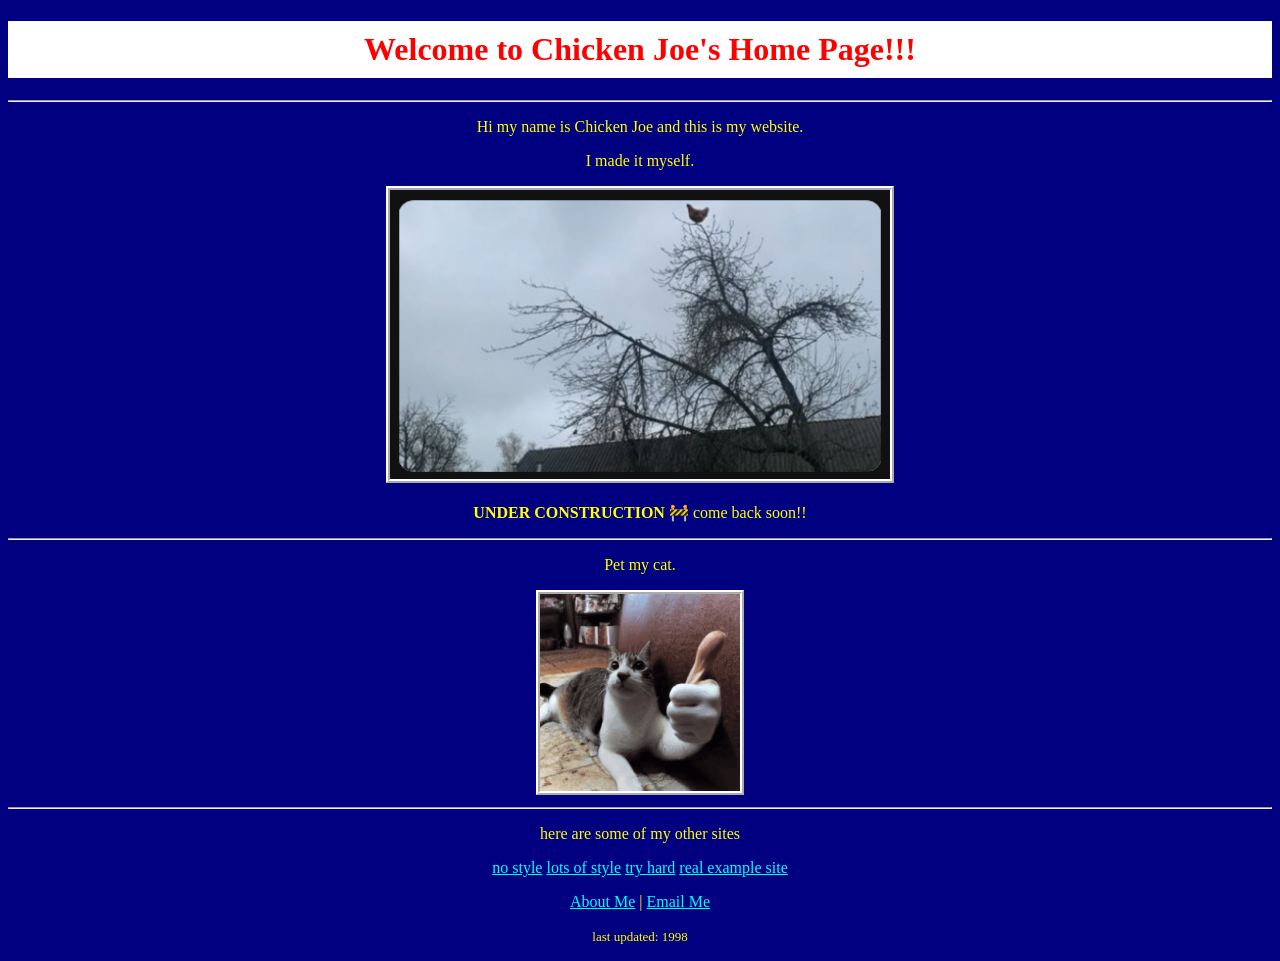
<file: index.html>
<!DOCTYPE html>
<html>
<head>
  <meta charset="UTF-8">
  <title>Chicken Joe's Home Page</title>
  <link rel="stylesheet" href="style.css">
</head>
<body>

  <h1>Welcome to Chicken Joe's Home Page!!!</h1>

  <hr>

  <p>Hi my name is Chicken Joe and this is my website.</p>
  <p>I made it myself.</p>

  <center>
    <img src="images/chicken-image.png" alt="a picture of chicken joe" width="500">
  </center>

  <p><b>UNDER CONSTRUCTION</b> 🚧 come back soon!!</p>

  <hr>

  <p>Pet my cat.</p>
  <img src="images/cat.jpeg" alt="a picture of my cat" width="200" title="MEOW 👍" onclick="catSays(event)" style="cursor: pointer"/>

    <hr>

    <p>here are some of my other sites</p>
    <nav>
        <a href="pages/nostyle.html">no style</a>
        <a href="pages/igotstyle.html">lots of style</a>
        <a href="pages/tryhard.html">try hard</a>
        <a href="real/real-site.html">real example site</a>
    </nav>

  <p>
    <a href="about.html">About Me</a> |
    <a href="mailto:joe@coop-security.farm">Email Me</a>
  </p>

  <p><font size="2">last updated: 1998</font></p>

  <script src="script.js"></script>

</body>
</html>
</file>
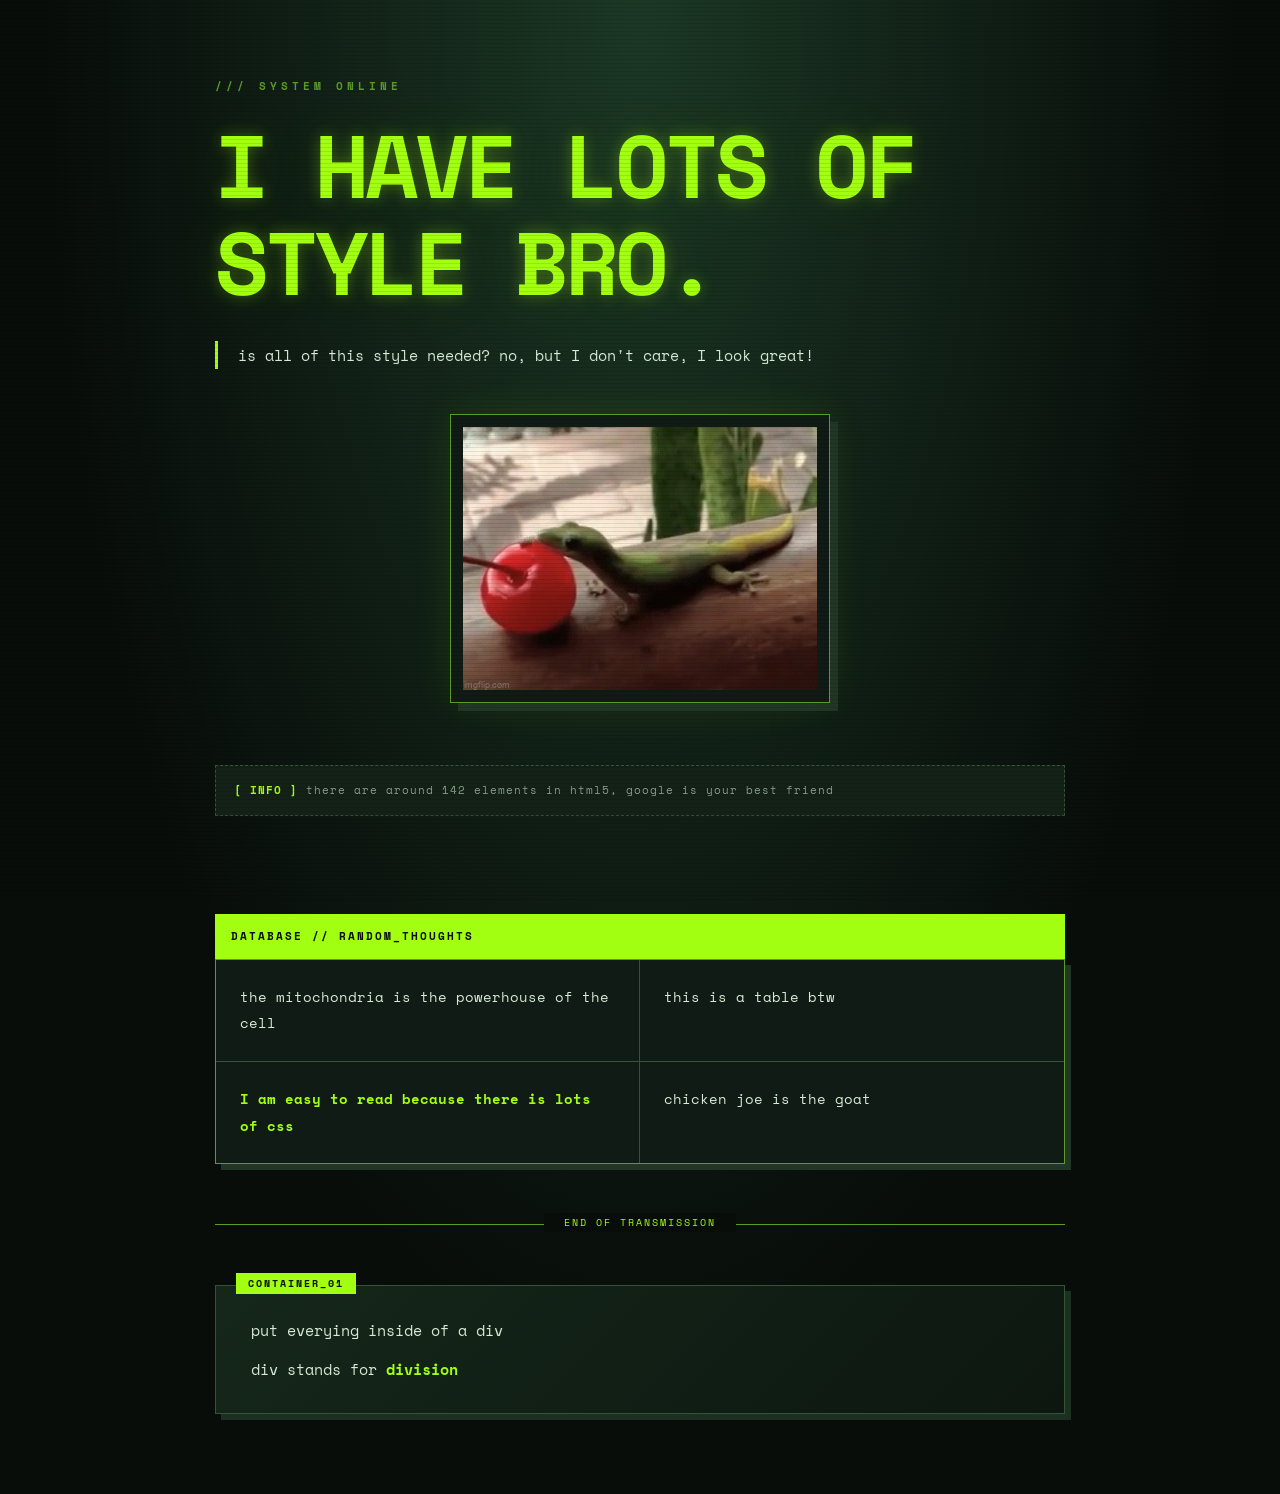
<file: pages/igotstyle.html>
<!DOCTYPE html>
<html>
<head>
    <meta charset="UTF-8">
    <meta name="viewport" content="width=device-width, initial-scale=1.0">
    <title>lots style bruh</title>
    <link rel="stylesheet" href="igotstyle-style.css">
</head>
<body>

    <h1>I have lots of style bro.</h1>
    <p>is all of this style needed? no, but I don't care, I look great!</p>

    <img src="../images/lizard-licking-cherry.png"/>

    <br>

    <small>there are around 142 elements in html5, google is your best friend</small>

    <br>
    <br>

    <table>
        <tr>
            <td>the mitochondria is the powerhouse of the cell</td>
            <td>this is a table btw</td>
        </tr>
        <tr>
            <td><strong>I am easy to read because there is lots of css</strong></td>
            <td>chicken joe is the goat</td>
        </tr>
    </table>

    <hr>

    <div>
        <p>put everying inside of a div</p>
        <p>div stands for <strong>division</strong></p>
    </div>

</body>
</html>
</file>
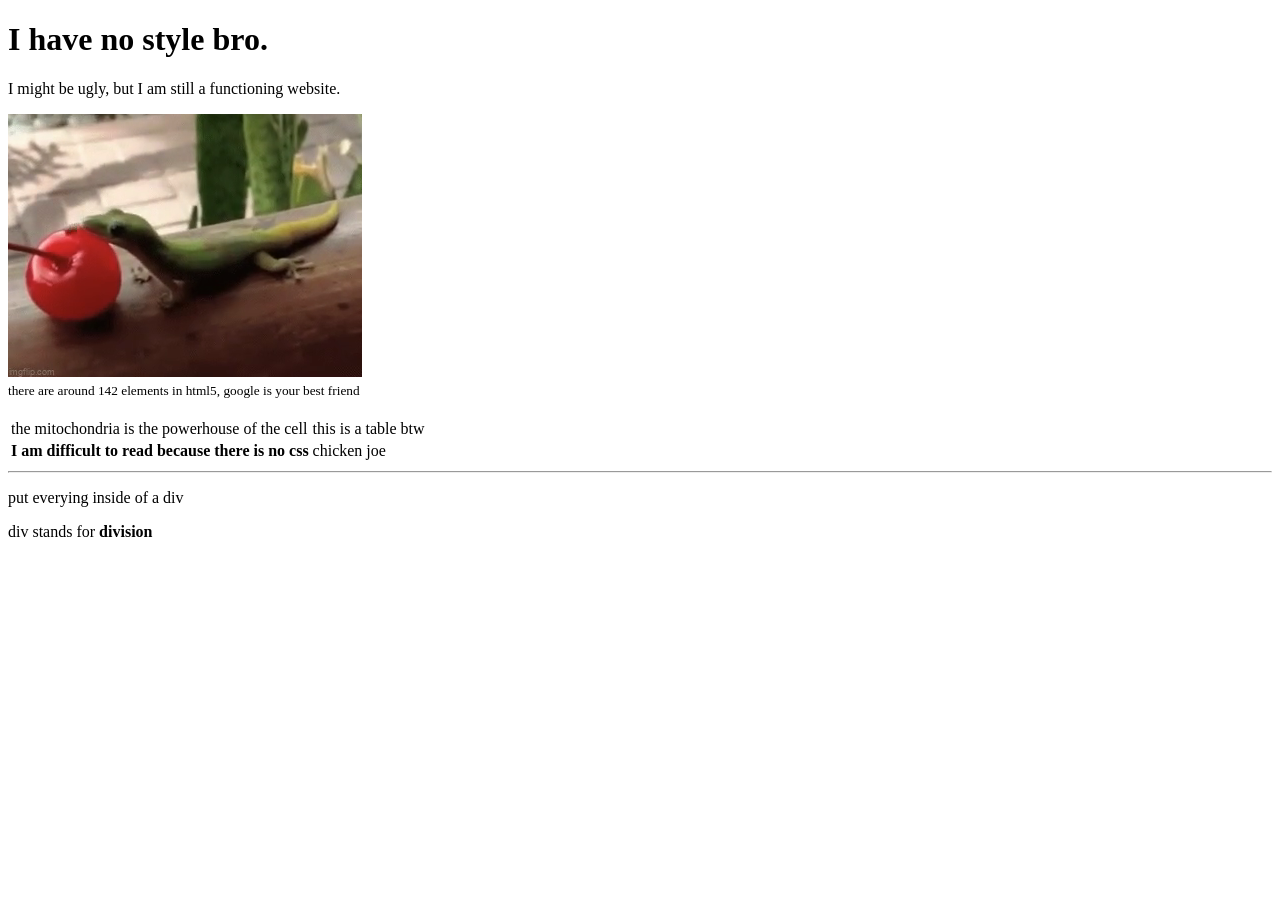
<file: pages/nostyle.html>
<!DOCTYPE html>
<html>
<head>
    <meta charset="UTF-8">
    <meta name="viewport" content="width=device-width, initial-scale=1.0">
    <title>no style bruh</title>
</head>
<body>

    <h1>I have no style bro.</h1>
    <p>I might be ugly, but I am still a functioning website.</p>

    <img src="../images/lizard-licking-cherry.png"/>

    <br>

    <small>there are around 142 elements in html5, google is your best friend</small>

    <br>
    <br>

    <table>
        <tr>
            <td>the mitochondria is the powerhouse of the cell</td>
            <td>this is a table btw</td>
        </tr>
        <tr>
            <td><strong>I am difficult to read because there is no css</strong></td>
            <td>chicken joe</td>
        </tr>
    </table>

    <hr>

    <div>
        <p>put everying inside of a div</p>
        <p>div stands for <strong>division</strong></p>
    </div>

</body>
</html>
</file>
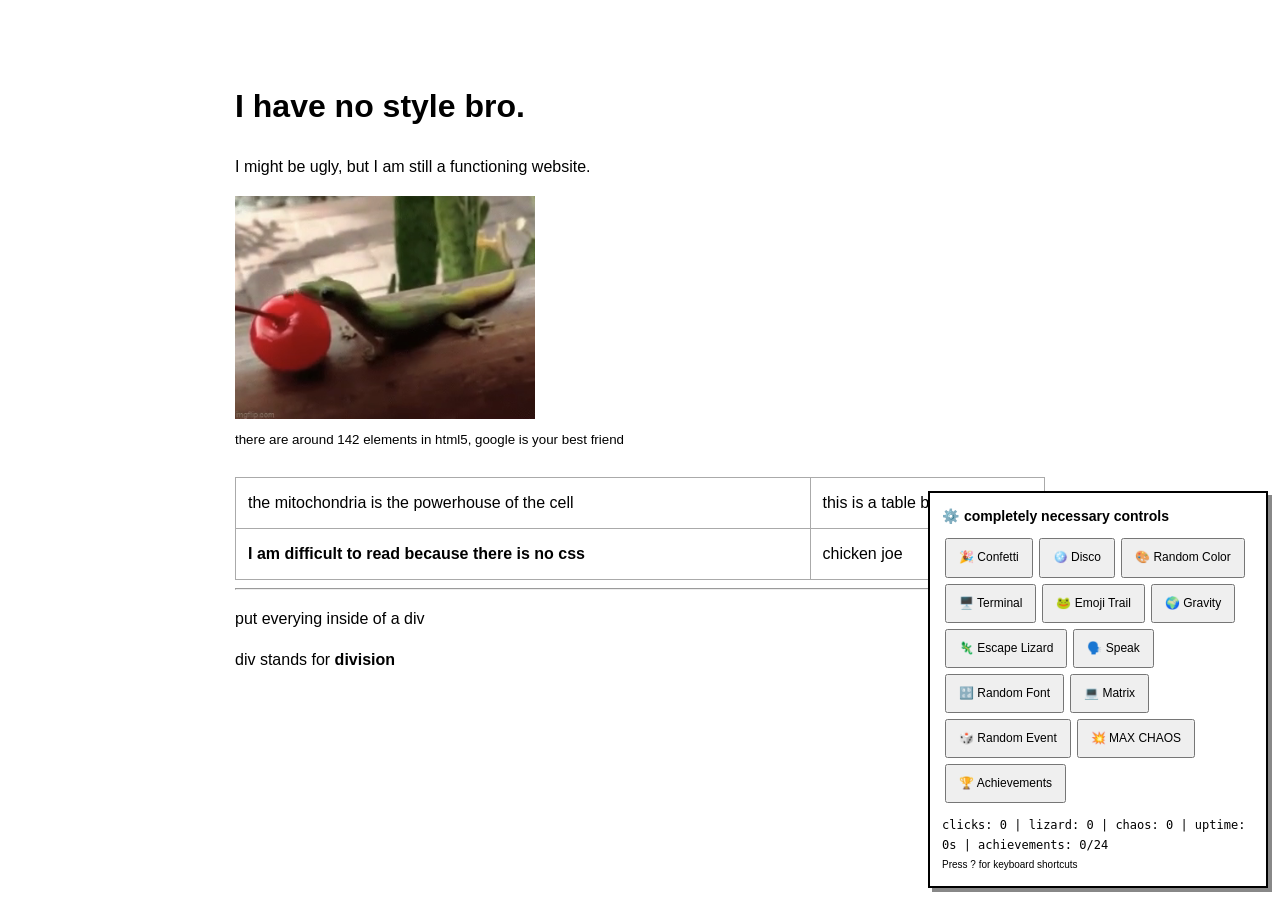
<file: pages/tryhard.html>
<!DOCTYPE html>
<html lang="en">

<head>
    <meta charset="UTF-8">
    <meta name="viewport" content="width=device-width, initial-scale=1.0">
    <title>no style bruh</title>
    <link rel="stylesheet" href="tryhard.css">
    <script src="tryhard.js" defer></script>
</head>

<body>

    <h1>I have no style bro.</h1>
    <p>I might be ugly, but I am still a functioning website.</p>

    <img src="../images/lizard-licking-cherry.png"/>

    <br>

    <small>there are around 142 elements in html5, google is your best friend</small>

    <br>
    <br>

    <table>
        <tr>
            <td>the mitochondria is the powerhouse of the cell</td>
            <td>this is a table btw</td>
        </tr>
        <tr>
            <td><strong>I am difficult to read because there is no css</strong></td>
            <td>chicken joe</td>
        </tr>
    </table>

    <hr>

    <div>
        <p>put everying inside of a div</p>
        <p>div stands for <strong>division</strong></p>
    </div>

</body>
</html>
</file>
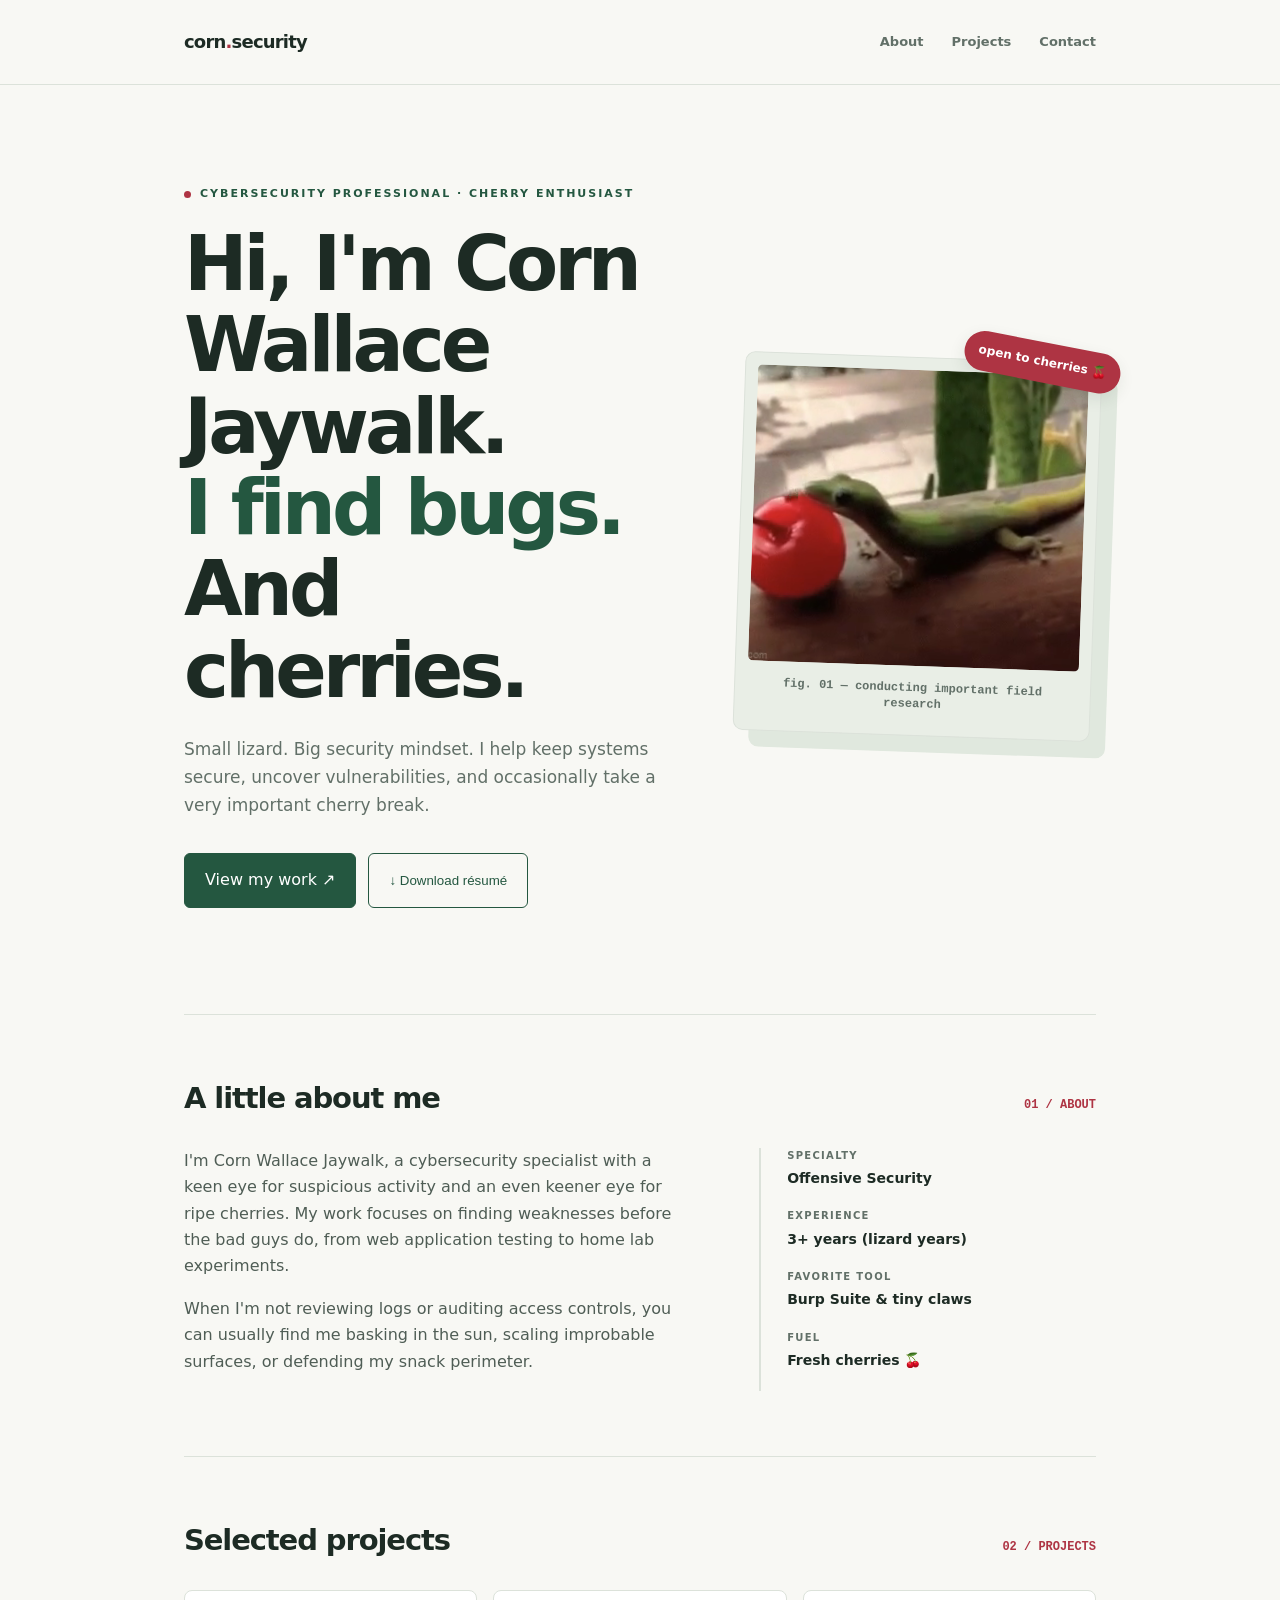
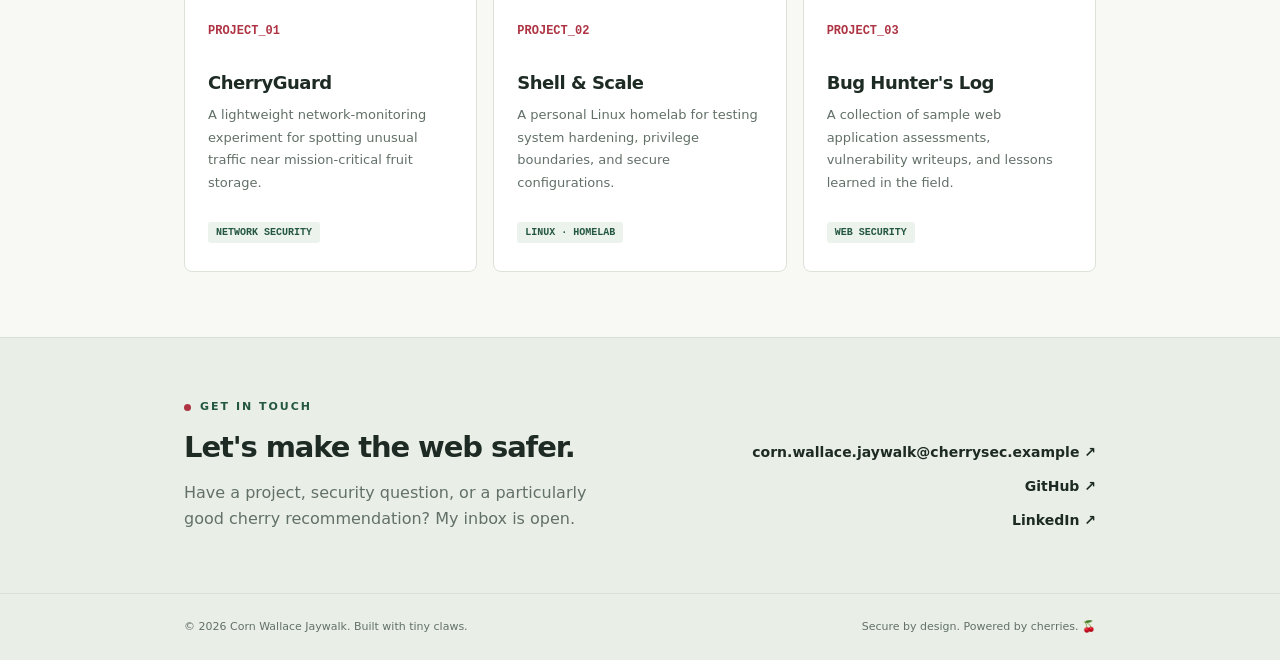
<file: real/real-site.html>
<!DOCTYPE html>
<html lang="en">
<head>
  <meta charset="UTF-8">
  <meta name="viewport" content="width=device-width, initial-scale=1.0">
  <meta name="theme-color" content="#f8f8f4">
  <title>Corn Wallace Jaywalk | Cybersecurity & Cherry Enthusiast</title>
  <style>
    :root { --ink:#1d2b24; --muted:#627068; --paper:#f8f8f4; --green:#245740; --line:#dce2da; --cherry:#ae3443; }
    * { box-sizing:border-box; }
    html { scroll-behavior:smooth; }
    body { margin:0; background:var(--paper); color:var(--ink); font:16px/1.65 system-ui,-apple-system,BlinkMacSystemFont,"Segoe UI",sans-serif; }
    a { color:inherit; }
    .shell { max-width:980px; margin:0 auto; padding:0 34px; }
    header { border-bottom:1px solid var(--line); }
    .nav { min-height:84px; display:flex; align-items:center; justify-content:space-between; gap:22px; }
    .logo { font-size:18px; font-weight:800; text-decoration:none; letter-spacing:-.8px; white-space:nowrap; }
    .logo span { color:var(--cherry); }
    nav { display:flex; align-items:center; gap:28px; }
    nav a { text-decoration:none; color:var(--muted); font-size:13px; font-weight:650; }
    nav a:hover, .contact a:hover { color:var(--cherry); }
    .hero { display:grid; grid-template-columns:1.15fr .85fr; gap:72px; align-items:center; padding:100px 0 106px; }
    .eyebrow { display:flex; gap:9px; align-items:center; text-transform:uppercase; letter-spacing:2px; font-weight:750; font-size:11px; color:var(--green); }
    .eyebrow::before { content:""; width:7px; height:7px; border-radius:50%; background:var(--cherry); }
    h1 { font-size:clamp(46px,6.5vw,76px); line-height:1.07; letter-spacing:-4px; margin:20px 0 24px; font-weight:800; }
    h1 em { font-style:normal; color:var(--green); }
    .intro { max-width:500px; color:var(--muted); font-size:17px; margin:0 0 34px; }
    .buttons { display:flex; gap:12px; flex-wrap:wrap; }
    .btn { padding:13px 20px; border:1px solid var(--green); border-radius:6px; text-decoration:none; font:700 13px/1.4 inherit; display:inline-flex; align-items:center; justify-content:center; min-height:45px; cursor:pointer; transition:transform .2s,background .2s; }
    .btn:hover { transform:translateY(-2px); }
    .btn.primary { background:var(--green); color:white; }
    .btn.secondary { background:transparent; color:var(--green); }
    .photo-wrap { position:relative; padding:12px 12px 22px; background:#e9eee6; border:1px solid var(--line); border-radius:10px; transform:rotate(2deg); box-shadow:16px 16px 0 #e0e8de; }
    .photo-wrap img { display:block; width:100%; aspect-ratio:1.12; object-fit:cover; border-radius:5px; }
    .photo-wrap .note { font:600 12px/1.4 ui-monospace,SFMono-Regular,Consolas,monospace; color:var(--muted); padding:14px 4px 0; text-align:center; }
    .photo-sticker { position:absolute; top:-20px; right:-20px; padding:10px 14px; color:white; background:var(--cherry); border-radius:50px; font-size:12px; font-weight:750; transform:rotate(9deg); box-shadow:0 6px 16px #243d2b1a; }
    section.content { padding:65px 0; border-top:1px solid var(--line); }
    .section-heading { display:flex; justify-content:space-between; gap:20px; align-items:baseline; margin-bottom:32px; }
    h2 { font-size:29px; line-height:1.25; letter-spacing:-1.1px; margin:0; }
    .section-num { color:var(--cherry); font:700 12px ui-monospace,monospace; }
    .about-grid { display:grid; grid-template-columns:1.5fr 1fr; gap:70px; }
    .about-copy p { max-width:610px; color:#4f5d55; margin:0 0 16px; }
    .facts { border-left:2px solid var(--line); padding-left:26px; }
    .fact { margin-bottom:18px; }
    .fact small { text-transform:uppercase; color:var(--muted); letter-spacing:1.3px; font-size:10px; font-weight:750; display:block; }
    .fact strong { display:block; font-size:14px; margin-top:3px; }
    .projects { display:grid; grid-template-columns:repeat(3,minmax(0,1fr)); gap:16px; }
    .project { padding:25px 23px 28px; border:1px solid var(--line); border-radius:8px; background:#fff; transition:transform .2s,border-color .2s; }
    .project:hover { transform:translateY(-4px); border-color:#a3b5a7; }
    .project .number { font:700 12px ui-monospace,monospace; color:var(--cherry); }
    .project h3 { margin:28px 0 10px; font-size:18px; letter-spacing:-.5px; line-height:1.3; }
    .project p { font-size:13px; line-height:1.75; color:var(--muted); margin:0 0 22px; }
    .tag { background:#ecf2ec; color:var(--green); padding:5px 8px; font:700 10px ui-monospace,monospace; border-radius:3px; display:inline-block; }
    .contact { background:#e9efe7; border-top:1px solid #d8e2d6; padding:60px 0; }
    .contact-inner { display:flex; justify-content:space-between; align-items:flex-end; gap:24px; }
    .contact p { color:var(--muted); max-width:430px; margin:14px 0 0; }
    .contact-links { display:flex; flex-direction:column; gap:11px; text-align:right; font-size:14px; font-weight:650; }
    .contact-links a { text-decoration:none; }
    footer { padding:24px 0; border-top:1px solid #d8e2d6; background:#e9efe7; color:var(--muted); font-size:11px; }
    .footer-inner { display:flex; justify-content:space-between; gap:20px; }
    #toast { position:fixed; left:50%; bottom:24px; transform:translateX(-50%); padding:13px 18px; background:var(--ink); color:white; border-radius:7px; font-size:13px; box-shadow:0 8px 30px #0002; z-index:10; max-width:calc(100vw - 32px); text-align:center; }
    #toast[hidden] { display:none; }
    @media(max-width:750px) { .shell {padding:0 23px;} .nav {min-height:70px;} nav {gap:15px;} .hero {grid-template-columns:1fr; gap:52px; padding:68px 0 78px;} .photo-wrap {max-width:390px; margin:0 auto; width:calc(100% - 25px);} h1 {letter-spacing:-2.8px;} .about-grid {grid-template-columns:1fr;gap:24px;} .facts {border-left:0; border-top:2px solid var(--line); padding:20px 0 0; display:grid; grid-template-columns:1fr 1fr; gap:8px;} .projects {grid-template-columns:1fr;} .project h3 {margin-top:14px;} .contact-inner {align-items:flex-start;flex-direction:column;} .contact-links {text-align:left;} }
    @media(max-width:410px) { .shell {padding:0 18px;} nav {gap:10px;} nav a {font-size:12px;} .logo {font-size:16px;} .photo-sticker {right:-10px;} h1 {font-size:44px;} }
    @media(prefers-reduced-motion:reduce) { html {scroll-behavior:auto;} *,*::before,*::after {transition:none!important;} }
  </style>
</head>
<body>
  <header>
    <div class="shell nav">
      <a href="#top" class="logo">corn<span>.</span>security</a>
      <nav aria-label="Main navigation">
        <a href="#about">About</a>
        <a href="#projects">Projects</a>
        <a href="#contact">Contact</a>
      </nav>
    </div>
  </header>
  <main id="top">
    <div class="shell">
      <section class="hero" aria-labelledby="hero-title">
        <div>
          <div class="eyebrow">Cybersecurity professional · Cherry enthusiast</div>
          <h1>Hi, I'm Corn Wallace Jaywalk.<br><em>I find bugs.</em><br>And cherries.</h1>
          <p class="intro">Small lizard. Big security mindset. I help keep systems secure, uncover vulnerabilities, and occasionally take a very important cherry break.</p>
          <div class="buttons">
            <a class="btn primary" href="#projects">View my work ↗</a>
            <button class="btn secondary" type="button" id="resume-btn">↓ Download résumé</button>
          </div>
        </div>
        <div class="photo-wrap">
          <span class="photo-sticker">open to cherries 🍒</span>
          <img src="lizard-licking-cherry.png" alt="Corn Wallace Jaywalk the green lizard enthusiastically licking a bright red cherry" loading="eager">
          <div class="note">fig. 01 — conducting important field research</div>
        </div>
      </section>
      <section id="about" class="content" aria-labelledby="about-heading">
        <div class="section-heading"><h2 id="about-heading">A little about me</h2><span class="section-num">01 / ABOUT</span></div>
        <div class="about-grid">
          <div class="about-copy">
            <p>I'm Corn Wallace Jaywalk, a cybersecurity specialist with a keen eye for suspicious activity and an even keener eye for ripe cherries. My work focuses on finding weaknesses before the bad guys do, from web application testing to home lab experiments.</p>
            <p>When I'm not reviewing logs or auditing access controls, you can usually find me basking in the sun, scaling improbable surfaces, or defending my snack perimeter.</p>
          </div>
          <div class="facts">
            <div class="fact"><small>Specialty</small><strong>Offensive Security</strong></div>
            <div class="fact"><small>Experience</small><strong>3+ years (lizard years)</strong></div>
            <div class="fact"><small>Favorite tool</small><strong>Burp Suite & tiny claws</strong></div>
            <div class="fact"><small>Fuel</small><strong>Fresh cherries 🍒</strong></div>
          </div>
        </div>
      </section>
      <section id="projects" class="content" aria-labelledby="projects-heading">
        <div class="section-heading"><h2 id="projects-heading">Selected projects</h2><span class="section-num">02 / PROJECTS</span></div>
        <div class="projects">
          <article class="project"><span class="number">PROJECT_01</span><h3>CherryGuard</h3><p>A lightweight network-monitoring experiment for spotting unusual traffic near mission-critical fruit storage.</p><span class="tag">NETWORK SECURITY</span></article>
          <article class="project"><span class="number">PROJECT_02</span><h3>Shell & Scale</h3><p>A personal Linux homelab for testing system hardening, privilege boundaries, and secure configurations.</p><span class="tag">LINUX · HOMELAB</span></article>
          <article class="project"><span class="number">PROJECT_03</span><h3>Bug Hunter's Log</h3><p>A collection of sample web application assessments, vulnerability writeups, and lessons learned in the field.</p><span class="tag">WEB SECURITY</span></article>
        </div>
      </section>
    </div>
  </main>
  <section class="contact" id="contact" aria-labelledby="contact-heading">
    <div class="shell contact-inner">
      <div><div class="eyebrow">Get in touch</div><h2 id="contact-heading" style="margin-top:13px">Let's make the web safer.</h2><p>Have a project, security question, or a particularly good cherry recommendation? My inbox is open.</p></div>
      <div class="contact-links"><a href="mailto:corn.wallace.jaywalk@cherrysec.example">corn.wallace.jaywalk@cherrysec.example ↗</a><a href="https://github.com" target="_blank" rel="noopener noreferrer">GitHub ↗</a><a href="https://linkedin.com" target="_blank" rel="noopener noreferrer">LinkedIn ↗</a></div>
    </div>
  </section>
  <footer><div class="shell footer-inner"><span>© 2026 Corn Wallace Jaywalk. Built with tiny claws.</span><span>Secure by design. Powered by cherries. 🍒</span></div></footer>
  <div id="toast" hidden role="status" aria-live="polite"></div>
  <script>
    const button = document.querySelector('#resume-btn');
    const toast = document.querySelector('#toast');
    let timeout;
    button.addEventListener('click', () => {
      toast.textContent = '🍒 Résumé unavailable. Corn Wallace Jaywalk is currently negotiating payment in cherries.';
      toast.hidden = false;
      clearTimeout(timeout);
      timeout = setTimeout(() => { toast.hidden = true; }, 4000);
    });
  </script>
</body>
</html>
</file>
<file: style.css>
body {
  background: #000080;
  color: #ffff00;
  text-align: center;
  font-family: "Times New Roman", Times, serif;
}

h1 {
  color: #ff0000;
  background: #ffffff;
  padding: 10px;
}

a {
  color: #00ffff;
}

a:visited {
  color: #ff00ff;
}

img {
  border: 4px ridge #ffffff;
}

ul, 
ul li {
    text-decoration: none;
}
</file>
<file: pages/igotstyle-style.css>
@import url('https://fonts.googleapis.com/css2?family=Space+Mono:wght@400;700&display=swap');

:root {
    --bg: #080d0a;
    --surface: #101b15;
    --green: #a3ff12;
    --green-dim: #5d9b28;
    --text: #d7ead7;
    --muted: #869e89;
    --border: #34543a;
}

* {
    box-sizing: border-box;
}

html {
    min-height: 100%;
}

body {
    margin: 0;
    padding: 80px 24px;
    min-height: 100vh;
    background: var(--bg);
    color: var(--text);
    font-family: 'Space Mono', monospace;
    font-size: 14px;
    line-height: 1.9;
    background-image:
        radial-gradient(
            ellipse at 50% 0%,
            #1c3825 0%,
            transparent 65%
        );
}

/* CRT scanline effect */

body::before {
    content: "";
    position: fixed;
    inset: 0;
    pointer-events: none;
    z-index: 100;
    background: repeating-linear-gradient(
        to bottom,
        transparent 0px,
        transparent 3px,
        rgba(0, 0, 0, 0.18) 4px
    );
}

/* Main content layout */

body > * {
    max-width: 850px;
    margin-left: auto;
    margin-right: auto;
}

/* Headline */

h1 {
    font-size: clamp(2.5rem, 7vw, 5.5rem);
    font-weight: 700;
    line-height: 1.1;
    letter-spacing: -4px;
    color: var(--green);
    text-shadow:
        0 0 15px rgba(163, 255, 18, 0.3),
        0 0 60px rgba(163, 255, 18, 0.12);
    margin-top: 0;
    margin-bottom: 30px;
    text-transform: uppercase;
}

h1::before {
    content: "/// SYSTEM ONLINE";
    display: block;
    font-size: 11px;
    letter-spacing: 4px;
    color: var(--green-dim);
    margin-bottom: 25px;
    text-shadow: none;
}

/* Paragraphs */

p {
    font-size: 15px;
    margin-bottom: 30px;
}

body > p {
    padding-left: 20px;
    border-left: 3px solid var(--green);
}

/* Main image */

img {
    display: block;
    max-width: min(100%, 500px);
    height: auto;
    margin-top: 45px;
    margin-bottom: 35px;
    border: 1px solid var(--green-dim);
    padding: 12px;
    background: var(--surface);
    box-shadow:
        8px 8px 0 #213624,
        0 0 40px rgba(163, 255, 18, 0.09);
    image-rendering: auto;
    transition: all 0.3s ease;
}

img:hover {
    transform: translate(-4px, -4px);
    box-shadow:
        12px 12px 0 #34543a,
        0 0 50px rgba(163, 255, 18, 0.22);
    border-color: var(--green);
}

/* Small text */

small {
    display: block;
    font-size: 11px;
    letter-spacing: 1px;
    color: var(--muted);
    padding: 14px 18px;
    background: #142117;
    border: 1px dashed var(--border);
    max-width: 850px;
}

small::before {
    content: "[ INFO ] ";
    color: var(--green);
    font-weight: bold;
}

/* Table */

table {
    width: 100%;
    border-collapse: separate;
    border-spacing: 0;
    margin-top: 45px;
    margin-bottom: 55px;
    background: var(--surface);
    border: 1px solid var(--green-dim);
    box-shadow: 6px 6px 0 #213624;
}

table::before {
    content: "DATABASE // RANDOM_THOUGHTS";
    display: table-caption;
    caption-side: top;
    padding: 12px 16px;
    background: var(--green);
    color: #080d0a;
    font-weight: bold;
    font-size: 11px;
    letter-spacing: 2px;
    text-align: left;
}

td {
    width: 50%;
    padding: 24px;
    border-right: 1px solid var(--border);
    border-bottom: 1px solid var(--border);
    vertical-align: top;
    transition: background 0.2s;
}

td:last-child {
    border-right: none;
}

tr:last-child td {
    border-bottom: none;
}

tr:hover td {
    background: #1c3020;
}

td strong {
    color: var(--green);
    font-weight: 700;
}

/* Section separator */

hr {
    border: none;
    border-top: 1px solid var(--green-dim);
    margin-top: 60px;
    margin-bottom: 60px;
    position: relative;
    overflow: visible;
}

hr::after {
    content: "END OF TRANSMISSION";
    position: absolute;
    left: 50%;
    top: -12px;
    transform: translateX(-50%);
    background: var(--bg);
    padding: 0 20px;
    font-size: 10px;
    color: var(--green);
    letter-spacing: 2px;
    white-space: nowrap;
}

/* Div section */

div {
    border: 1px solid var(--border);
    padding: 30px 35px;
    background: linear-gradient(
        135deg,
        #15271a,
        #0d1710
    );
    position: relative;
    box-shadow: 6px 6px 0 #1b3020;
}

div::before {
    content: "CONTAINER_01";
    position: absolute;
    top: -13px;
    left: 20px;
    background: var(--green);
    padding: 1px 12px;
    color: #080d0a;
    font-size: 10px;
    font-weight: bold;
    letter-spacing: 2px;
}

div p {
    margin: 0 0 10px;
}

div p:last-child {
    margin-bottom: 0;
}

div strong {
    color: var(--green);
}

/* Highlight selected text */

::selection {
    background: var(--green);
    color: #080d0a;
}

/* Responsive */

@media (max-width: 600px) {
    body {
        padding: 45px 18px;
        font-size: 13px;
    }

    h1 {
        letter-spacing: -2px;
    }

    img {
        max-width: 100%;
    }

    td {
        padding: 14px;
        font-size: 11px;
        overflow-wrap: anywhere;
    }

    div {
        padding: 25px 20px;
    }

    small {
        font-size: 10px;
    }
}

/* Accessibility */

@media (prefers-reduced-motion: reduce) {
    img {
        transition: none;
    }

    img:hover {
        transform: none;
    }
}
</file>
<file: pages/tryhard.css>
* {
    box-sizing: border-box;
}

body {
    font-family: Arial, sans-serif;
    max-width: 850px;
    margin: 40px auto;
    padding: 20px;
    line-height: 1.6;
    transition: background 0.3s, color 0.3s;
    overflow-x: hidden;
}

img {
    max-width: 100%;
    width: 300px;
    cursor: pointer;
    transition: transform 0.25s;
}

table {
    border-collapse: collapse;
    width: 100%;
}

td {
    border: 1px solid #aaa;
    padding: 12px;
}

button, input {
    padding: 8px 12px;
    font: inherit;
}

button {
    cursor: pointer;
}

/* Fun control panel */

#fun-panel {
    position: fixed;
    bottom: 12px;
    right: 12px;
    z-index: 1000;
    width: min(340px, calc(100vw - 24px));
    max-height: 45vh;
    overflow-y: auto;
    background: white;
    color: black;
    border: 2px solid black;
    box-shadow: 4px 4px 0 #888;
    padding: 12px;
    font-size: 12px;
}

#fun-panel button {
    margin: 3px;
    font-size: 12px;
}

#fun-panel h3 {
    margin: 0 0 8px;
}

#stats {
    margin-top: 10px;
    font-family: monospace;
}

/* Notifications */

#toast {
    position: fixed;
    top: 20px;
    left: 50%;
    transform: translateX(-50%);
    z-index: 3000;
    background: #222;
    color: white;
    padding: 12px 20px;
    border-radius: 6px;
    max-width: 90vw;
    text-align: center;
    pointer-events: none;
}

/* Terminal */

#terminal {
    position: fixed;
    top: 12px;
    left: 12px;
    width: min(420px, calc(100vw - 24px));
    background: #111;
    color: lime;
    border: 2px solid lime;
    padding: 12px;
    z-index: 2000;
    font-family: monospace;
}

#terminal input {
    background: #111;
    color: lime;
    border: 1px solid lime;
    width: 100%;
}

#terminal-output {
    max-height: 180px;
    overflow-y: auto;
    white-space: pre-wrap;
    overflow-wrap: anywhere;
}

#close-terminal {
    float: right;
}

/* Effects */

.hidden {
    display: none !important;
}

.particle {
    position: fixed;
    pointer-events: none;
    z-index: 2500;
    font-size: 24px;
}

.achievement {
    position: fixed;
    top: 15px;
    right: 15px;
    background: gold;
    color: black;
    padding: 15px;
    border: 3px solid black;
    z-index: 4000;
    max-width: 280px;
}

.disco {
    animation: disco 0.35s infinite alternate;
}

@keyframes disco {
    0%   { background: #ff9a9a; }
    25%  { background: #a9ffb0; }
    50%  { background: #a6c8ff; }
    75%  { background: #fff59a; }
    100% { background: #ddaaff; }
}

/* Mobile responsiveness */

@media (max-width: 600px) {
    body {
        margin: 0;
        padding: 16px;
        padding-bottom: 200px;
    }

    #fun-panel {
        max-height: 32vh;
    }

    h1 {
        font-size: 1.7rem;
    }

    td {
        padding: 6px;
        font-size: 12px;
    }
}

@media (prefers-reduced-motion: reduce) {
    .disco {
        animation: none;
    }

    img {
        transition: none;
    }
}
</file>
